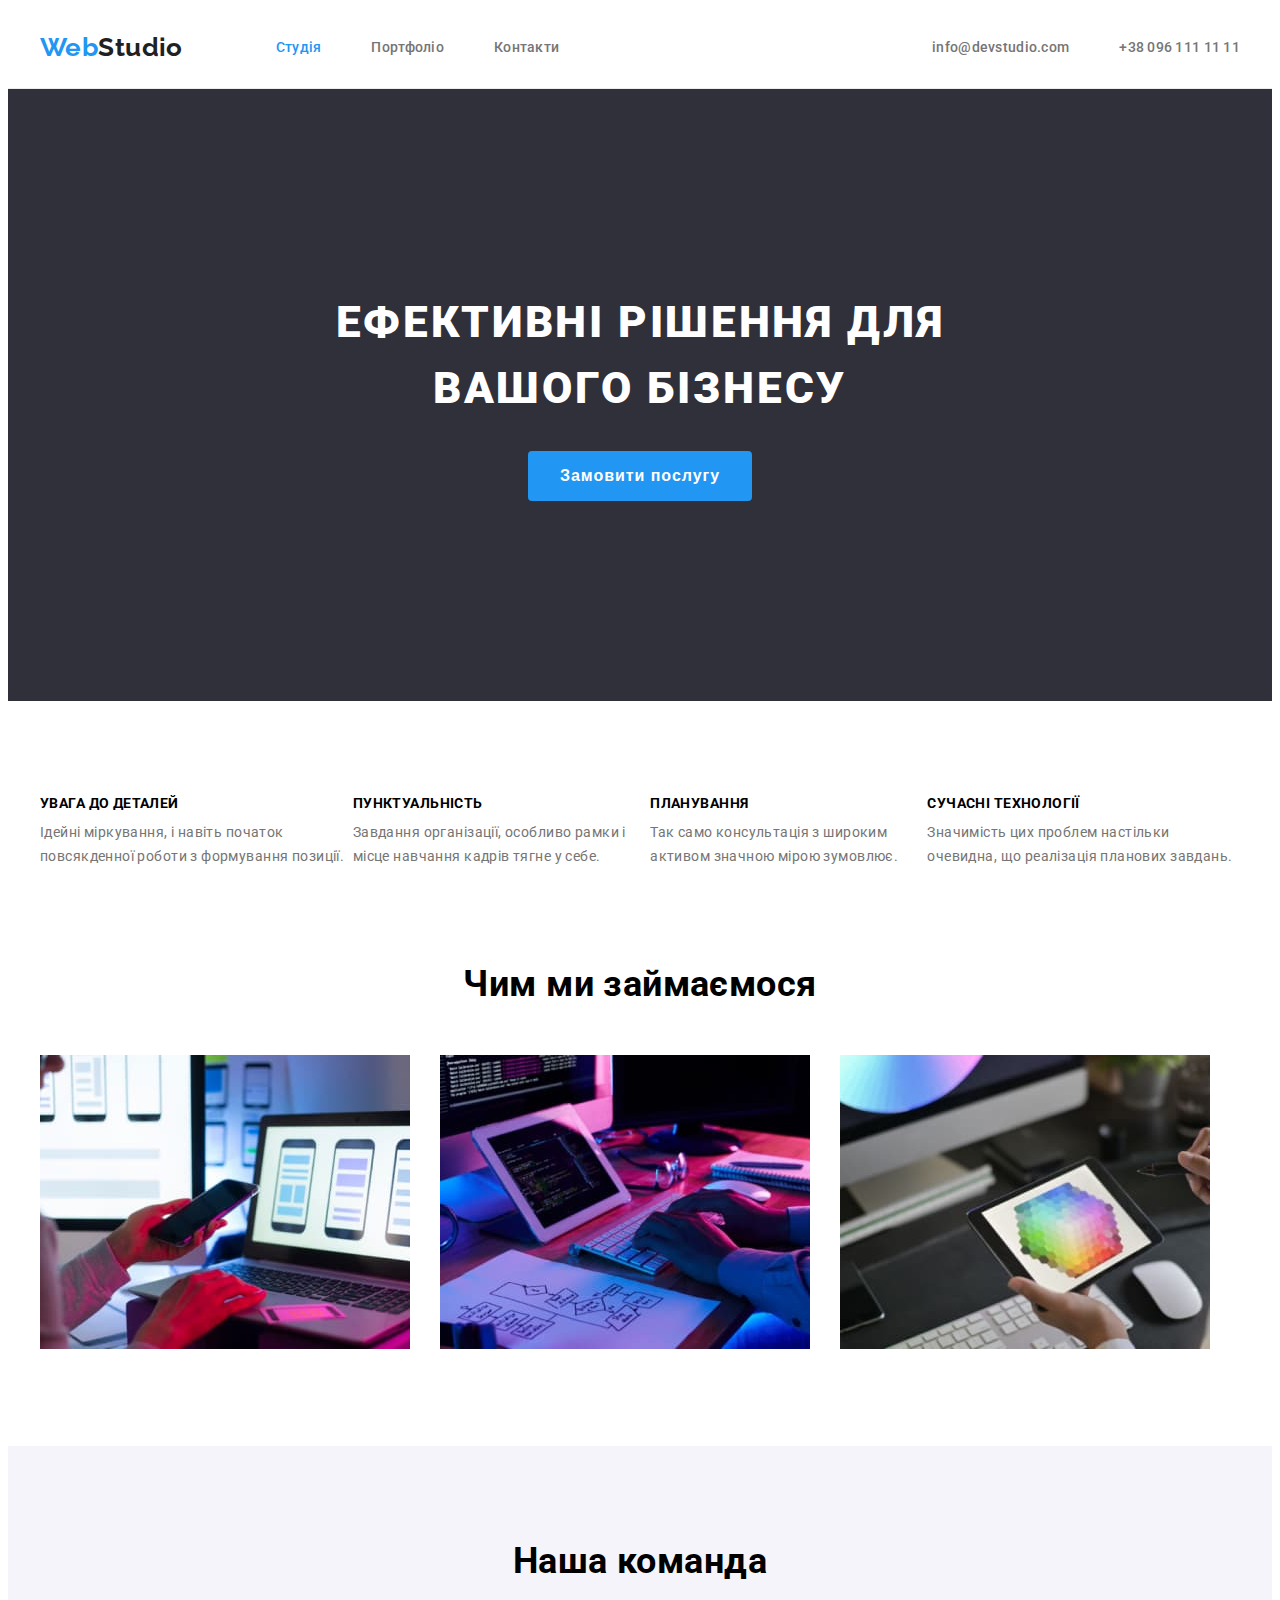
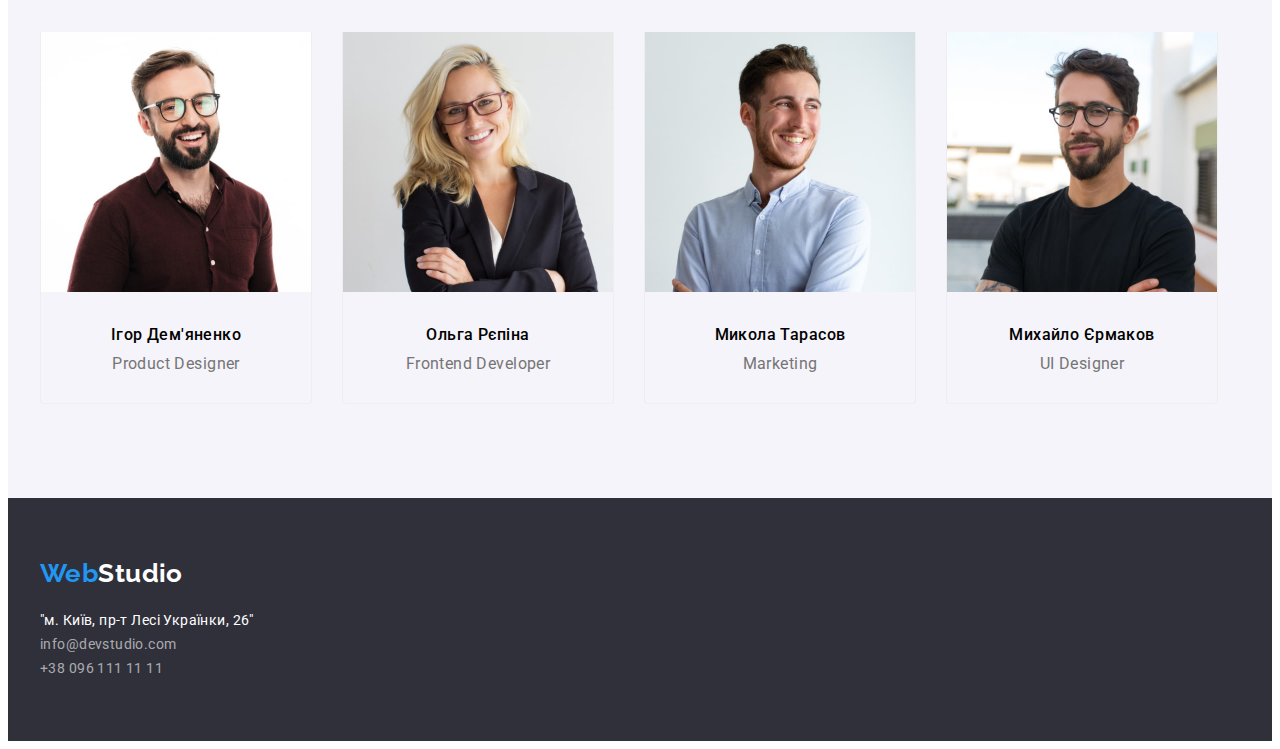
<file: index.html>
<!DOCTYPE html>
<html lang="uk">
<head>
    <meta charset="UTF-8">
    <meta http-equiv="X-UA-Compatible" content="IE=edge">
    <meta name="viewport" content="width=device-width, initial-scale=1.0">
    <title>Document</title>
    <link rel="preconnect" href="https://fonts.googleapis.com">
    <link rel="preconnect" href="https://fonts.gstatic.com" crossorigin>
    <link 
        href="https://fonts.googleapis.com/css2?family=Raleway:wght@700&family=Roboto:wght@400;500;700;900&display=swap" 
        rel="stylesheet">
    <link 
        rel="stylesheet" 
        href="https://cdnjs.cloudflare.com/ajax/libs/modern-normalize/1.1.0/modern-normalize.min.css" 
        integrity="sha512-wpPYUAdjBVSE4KJnH1VR1HeZfpl1ub8YT/NKx4PuQ5NmX2tKuGu6U/JRp5y+Y8XG2tV+wKQpNHVUX03MfMFn9Q==" 
        crossorigin="anonymous" 
        referrerpolicy="no-referrer" />
    <link rel="stylesheet" href="./css/styles.css">
</head>
<body>
    <header class="header">
        <div class="container header-container">
            <a href="./index.html" class="nav-link"
            ><span class="web">Web</span>Studio</a>
            <nav>
                <ul class="header-nav">
                    <li><a class="header-nav-list" href="#">Студія</a></li>
                    <li><a class="header-nav-link uptitle" href="./portfolio.html">Портфоліо</a></li>
                    <li><a class="header-nav-link uptitle" href="#">Контакти</a></li>
                </ul>
            </nav>
            <ul class="header-list">
               <li><a class="header-mail uptitle" href="mailto:">info@devstudio.com</a></li>
               <li><a class="header-contact uptitle" href="tel:+380961111111">+38 096 111 11 11</a></li>
            </ul> 
        </div>
    </header>
    <main class="hero">
        <section class="hero-section">
            <div class="container">
                <h1 class="hero-section-title">Ефективні рішення для вашого бізнесу</h1>
                <button class="hero-section-btn" type="button">Замовити послугу</button>
            </div>
        </section>
        <section class="section">
            <div class="container">
                <h2 hidden> Особливості</h2>
                <ul class="section-title">
                    <li class="section-subtitle">
                        <h3 class="section-subtitle-lead">УВАГА ДО ДЕТАЛЕЙ</h3>
                        <p class="section-subtitle-text">Ідейні міркування, і навіть початок повсякденної роботи з формування позиції.</p>
                    </li>
                    <li>
                        <h3 class="section-subtitle-lead">ПУНКТУАЛЬНІСТЬ</h3>
                        <p class="section-subtitle-text">Завдання організації, особливо рамки і місце навчання кадрів тягне у себе.</p>
                    </li>
                    <li>
                        <h3 class="section-subtitle-lead">ПЛАНУВАННЯ</h3>
                        <p class="section-subtitle-text">Так само консультація з широким активом значною мірою зумовлює.</p>
                    </li>
                    <li>
                        <h3 class="section-subtitle-lead">СУЧАСНІ ТЕХНОЛОГІЇ</h3>
                        <p class="section-subtitle-text">Значимість цих проблем настільки очевидна, що реалізація планових завдань.</p>
                    </li> 
                </ul>
            </div>
        </section>
        <section class="images section">
            <div class="container">
                <h2 class="images-title">Чим ми займаємося</h2>
                <ul class="images-list">
                    <li class="images-item"><img src="./images/img.jpg" width="370" height="294" alt="картинка1"></li>
                    <li class="images-item"><img src="./images/img1.jpg" width="370" height="294" alt="картинка2"></li>
                    <li class="images-item"><img src="./images/img2.jpg" width="370" height="294" alt="картинка3"></li>   
                </ul>
            </div>
        </section>
        <section class="team section">
            <div class="container">
                <h2 class="images-title">Наша команда</h2>
                <ul class="team-subtitle">
                    <li class="team-list">
                        <img class="images-item" src="./images/teamcard1.jpg" width="270" height="260" alt="картинка1">
                        <div class="our-team">
                            <h3 class="team-subject">Ігор Дем'яненко</h3>
                            <p class="team-item">Product Designer</p>
                        </div>                      
                    </li>
                    <li class="team-list">
                        <img class="images-item" src="./images/teamcard2.jpg" width="270" height="260" alt="картинка2">
                        <div class="our-team">
                            <h3 class="team-subject">Ольга Рєпіна</h3>
                            <p class="team-item">Frontend Developer</p>
                        </div>                        
                    </li>
                    <li class="team-list">
                        <img class="images-item" src="./images/teamcard3.jpg" width="270" height="260" alt="картинка3">
                        <div class="our-team">
                            <h3 class="team-subject">Микола Тарасов</h3>
                            <p class="team-item">Marketing</p>
                        </div>                        
                    </li>
                    <li class="team-list">
                        <img class="images-item" src="./images/teamcard4.jpg" width="270" height="260" alt="картинка4">
                        <div class="our-team">
                            <h3 class="team-subject">Михайло Єрмаков</h3>
                            <p class="team-item">UI Designer</p>
                        </div>
                    </li>
                </ul>
            </div>
        </section>
    </main>
    <footer class="footer">
        <div class="container">
            <a class="footer-link" href=" WebStudio"> 
            <span class="web">Web</span>Studio</a></a>
            <address class="address">
                <ul class="address-title">
                    <li><a class="address-subtitle" href="м.Київ,пр-тЛесіУкраїнки,26">"м. Київ, пр-т Лесі Українки, 26"</a></li>  
                    <li><a class="address-mail" href="mailto:">info@devstudio.com</a></li> 
                    <li><a class="address-list" href="tel:+380961111111">+38 096 111 11 11</a></li> 
                </ul>
            </address>
        </div>
    </footer>
</body>
</html>
</file>
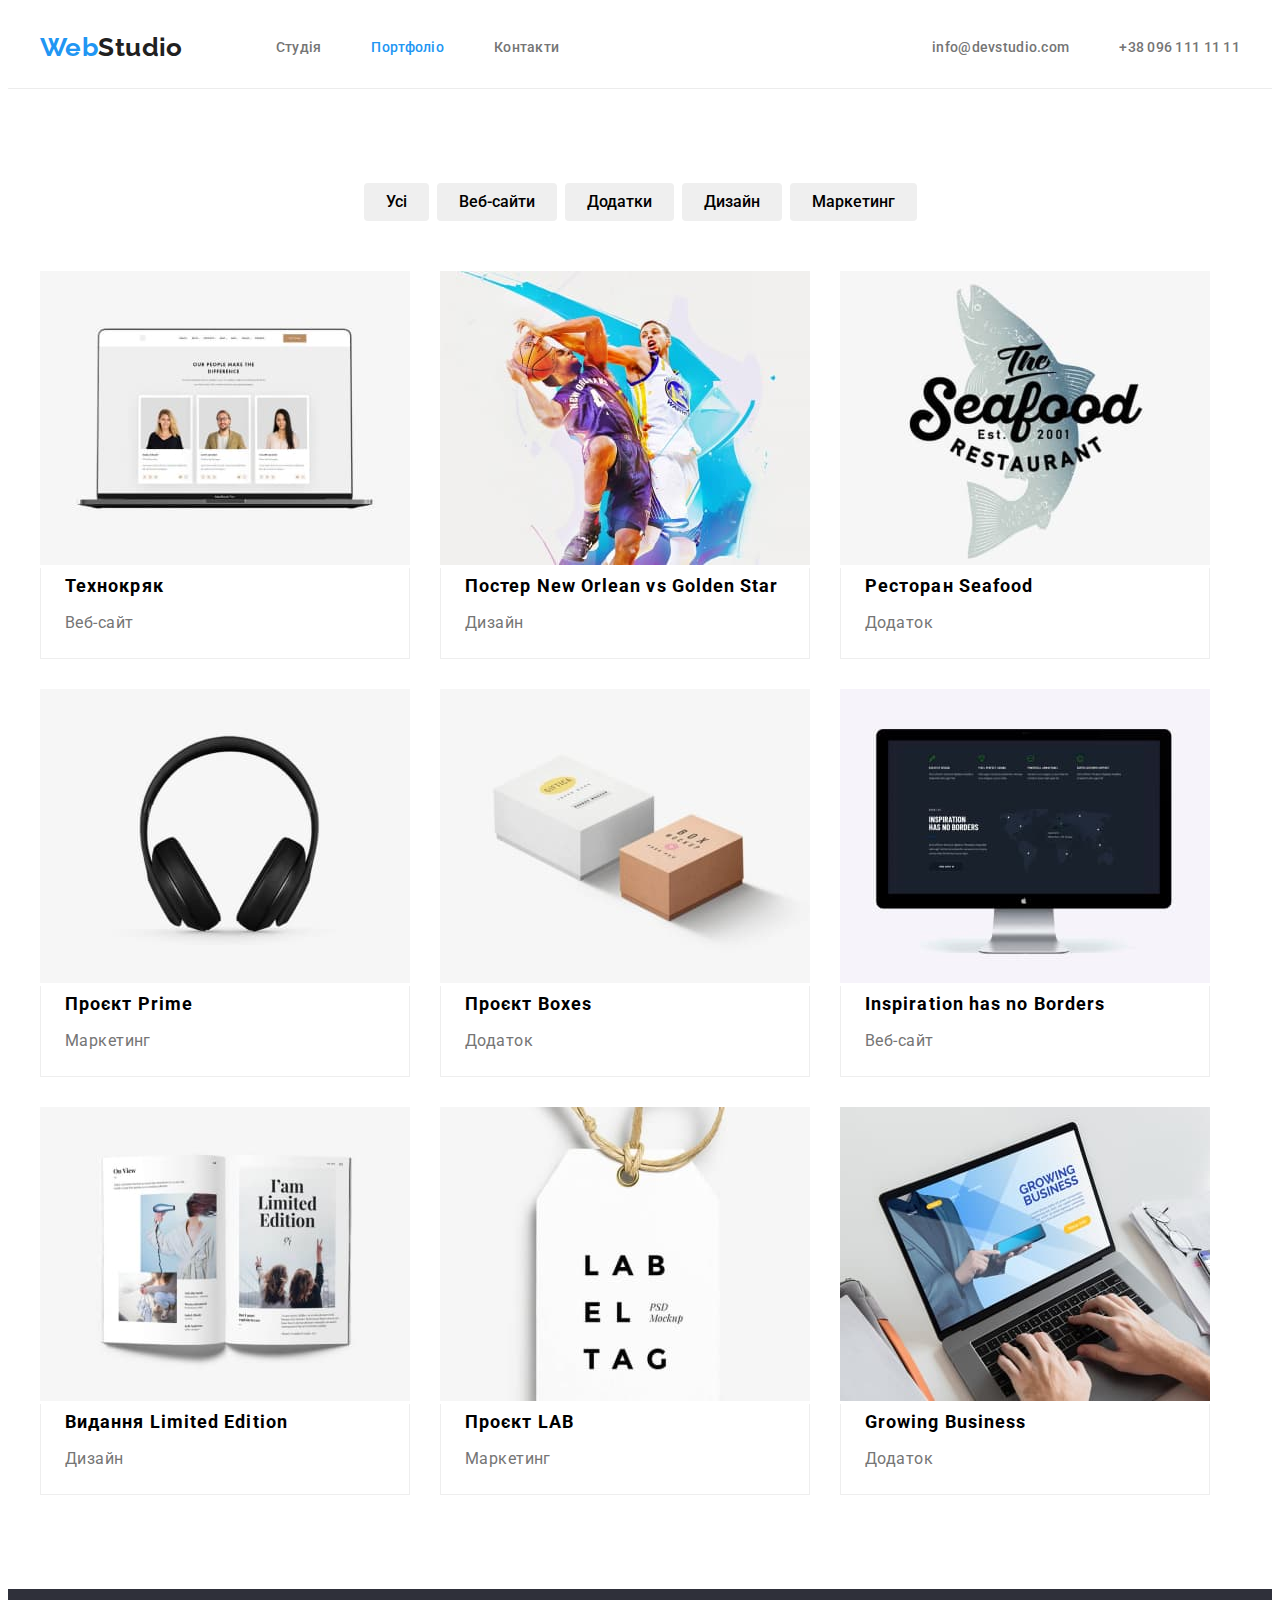
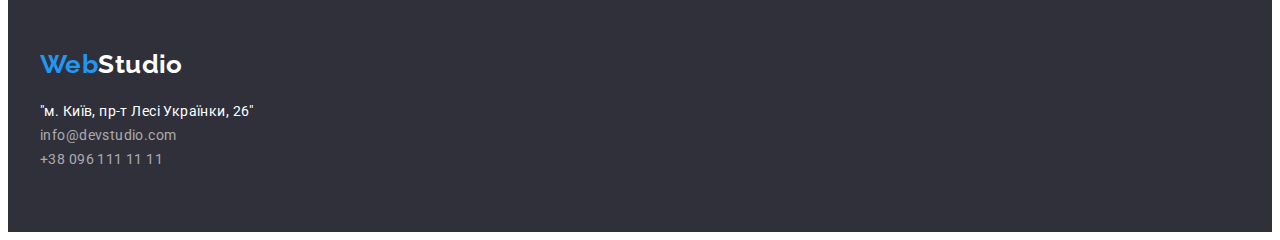
<file: portfolio.html>
<!DOCTYPE html>
<html lang="uk">
<head>
    <meta charset="UTF-8">
    <meta http-equiv="X-UA-Compatible" content="IE=edge">
    <meta name="viewport" content="width=device-width, initial-scale=1.0">
    <title>Document</title>
    <link rel="preconnect" href="https://fonts.googleapis.com">
    <link rel="preconnect" href="https://fonts.gstatic.com" crossorigin>
    <link
        href="https://fonts.googleapis.com/css2?family=Raleway:wght@700&family=Roboto:wght@400;500;700;900&display=swap"
        rel="stylesheet">
    <link rel="stylesheet" 
        href="https://cdnjs.cloudflare.com/ajax/libs/modern-normalize/1.1.0/modern-normalize.min.css" 
        integrity="sha512-wpPYUAdjBVSE4KJnH1VR1HeZfpl1ub8YT/NKx4PuQ5NmX2tKuGu6U/JRp5y+Y8XG2tV+wKQpNHVUX03MfMFn9Q==" 
        crossorigin="anonymous" 
        referrerpolicy="no-referrer" />
    <link rel="stylesheet" href="./css/styles.css">
    
</head>
<body>
    <header class="header">
        <div class="container header-container">
            <a href="./index.html" class="nav-link">
            <span class="web">Web</span>Studio</a>
            <nav>    
                <ul class="header-nav">
                    <li><a class="header-nav-link uptitle" href="./index.html">Студія</a></li>
                    <li><a class="header-nav-list" href="#">Портфоліо</a></li>
                    <li><a class="header-nav-link uptitle" href="#">Контакти</a></li>
                </ul>
            </nav>
            <ul class="header-list">
                <li><a class="header-mail uptitle" href="mailto:">info@devstudio.com</a></li>
                <li><a class="header-contact uptitle" href="tel:+380961111111">+38 096 111 11 11</a></li>
            </ul>
        </div>
    </header>
    <main> 
        <section class="button section">
            <div class="container">
                <h1 hidden>кнопки картки</h1>
                <ul class="button-title">
                    <li >
                        <button class="button-list" type="button">Усі</button>
                    </li>
                    <li>
                        <button class="button-list" type="button">Веб-сайти</button>
                    </li>
                    <li>
                        <button class="button-list" type="button">Додатки</button>
                    </li>
                    <li>
                        <button class="button-list" type="button">Дизайн</button>
                    </li>
                    <li>
                        <button class="button-list" type="button">Маркетинг</button>
                    </li>
                </ul>
                <ul class="work-title">
                    <li>
                        <a class="work-pic" href="#"><img src="./images/img5.jpg" width="370" height="294" alt="картинка5"></a>
                        <div class="work-link">  
                            <h3 class="work-subtitle" >Технокряк</h3>
                            <p class="work-list">Веб-сайт</p>
                        </div>
                    </li>
                    <li>
                        <a class="work-pic" href="#"><img src="./images/img6.jpg" width="370" height="294" alt="картинка6"></a>
                        <div class="work-link">
                            <h3 class="work-subtitle" >Постер New Orlean vs Golden Star</h3>
                            <p class="work-list">Дизайн</p>
                        </div>
                    </li>
                    <li>
                        <a class="work-pic" href="#"><img src="./images/img7.jpg" width="370" height="294" alt="картинка7"></a>
                        <div class="work-link">
                            <h3 class="work-subtitle" >Ресторан Seafood</h3>
                            <p class="work-list">Додаток</p>
                        </div>
                    </li>
                    <li>
                        <a class="work-pic" href="#"><img src="./images/img8.jpg" width="370" height="294" alt="картинка8"></a>
                        <div class="work-link">
                            <h3 class="work-subtitle" >Проєкт Prime</h3>
                            <p class="work-list">Маркетинг</p>
                        </div>
                    </li>
                    <li>
                        <a class="work-pic" href="#"><img src="./images/img9.jpg" width="370" height="294" alt="картинка9"></a>
                        <div class="work-link">
                            <h3 class="work-subtitle" >Проєкт Boxes</h3>
                            <p class="work-list">Додаток</p>
                        </div>
                    </li>
                    <li>
                        <a class="work-pic" href="#"><img src="./images/img10.jpg" width="370" height="294" alt="картинка10"></a>
                        <div class="work-link">
                            <h3 class="work-subtitle" >Inspiration has no Borders</h3>
                            <p class="work-list">Веб-сайт</p>
                        </div>
                    </li>
                    <li>
                        <a class="work-pic" href="#"><img src="./images/img11.jpg" width="370" height="294" alt="картинка11"></a>
                        <div class="work-link">
                            <h3 class="work-subtitle" >Видання Limited Edition</h3>
                            <p class="work-list">Дизайн</p>
                        </div>
                    </li>
                    <li>
                        <a class="work-pic" href="#"><img src="./images/img12.jpg" width="370" height="294" alt="картинка12"></a>
                        <div class="work-link">
                            <h3 class="work-subtitle" >Проєкт LAB</h3>
                            <p class="work-list">Маркетинг</p>
                        </div>
                    </li>
                    <li>
                        <a class="pic" href="#"><img src="./images/img13.jpg" width="370" height="294" alt="картинка13"></a>
                        <div class="work-link">
                            <h3 class="work-subtitle" >Growing Business</h3>
                            <p class="work-list">Додаток</p>
                        </div>
                    </li>
                </ul>
            </div>
        </section>
    </main>
    <footer class="footer">
        <div class="container">
        <a class="footer-link" href=" WebStudio">
        <span class="web">Web</span>Studio</a></a>
        <address class="address">
            <ul class="address-title">
                <li><a class="address-subtitle" href="м.Київ,пр-тЛесіУкраїнки,26">"м. Київ, пр-т Лесі Українки, 26"</a></li>
                <li><a class="address-list" href="mailto:">info@devstudio.com</a></li>
                <li><a class="address-list" href="tel:+380961111111">+38 096 111 11 11</a></li>
            </ul>
        </address>
    </div>
    </footer>
</body>
</file>
<file: css/styles.css>
body {
  font-family: "Roboto", sans-serif;
  font-size: 14px;
  letter-spacing: 0.03em;
  background-color: #FFFFFF;
}
:root {
  --color-blue: #2196f3;
  --color-gray: #757575;
  --color-blak: #212121;
  --color-white: #ffffff;
}
h1,
h2,
h3,
h4,
h5,
h6,
p {
  margin: 0;
}
ul {
  list-style: none;
  margin: 0;
  padding: 0;
}

.container {
  width:1200px;
  padding-left: 15px;
  padding-right: 15px;
  margin: 0 auto;
}

.header {
  padding-top: 24px;
  padding-bottom: 25px;
  border-bottom: 1px solid #ECECEC;
}

.header a {
  text-decoration: none;
}
.header-container {
  display: flex;
  align-items: center;
}

.header-nav-list{
  font-style: normal;
  font-weight: 500;
  line-height: 1.1428;
  letter-spacing: 0.02em;
  color: var(--color-blue);
}

.nav-link {
  font-family: "Raleway";
  font-weight: 700;
  font-size: 26px;
  line-height: 1.1923;
  margin-right: 93px;
 color: var(--color-blak);
}

.header-nav-link:hover,
.header-nav-link:focus {
}

.header-mail:focus,
.header-mail:hover { 
}

.header-contact:focus,
.header-contact:hover {
}

.header-nav {
  list-style: none;
  display: flex;
  gap: 50px;
}

.uptitle {
  font-style: normal;
  font-weight: 500;
  line-height: 1.1428;
  letter-spacing: 0.02em;
  color: var(--color-gray)
}

.web {
  color: var(--color-blue);
}

.header-list {
  list-style: none;
  display: flex;
  margin-left: auto;
}

.header-contact {
  margin-left: 50px;
  color: var(--color-gray);
}

.hero-section {
 background: #2f303a;
 padding-top: 200px;
 padding-bottom: 200px;
 text-align: center;
}

.hero-section-title {
  font-weight: 900;
  font-size: 44px;
  line-height: 1.5;
  text-align: center;
  letter-spacing: 0.06em;
  text-transform: uppercase;
  color:var(--color-white);
  max-width: 696px;
  margin: 0 auto;
  margin-bottom: 30px;
}

.hero-section-btn {
  font-weight: 700;
  font-size: 16px;
  line-height: 1.875;
  display: flex;
  align-items: center;
  text-align: center;
  letter-spacing: 0.06em;
  cursor: pointer;
  border: none;
  background-color: var(--color-blue);
  color: var(--color-white);
  margin: 0 auto;
  border-radius: 4px;
  padding: 10px 32px;
}

.section {
 padding-top: 94px;
 padding-bottom: 94px;
}
.images {
  padding-top: 0px;
 
}

.section-title {
  list-style: none;
  display: flex;

}

.section-subtitle-lead {
  font-size: 14px;
  font-weight: 700;
  line-height: 1.1428;
  text-transform: uppercase;
  margin-bottom: 10px;
}
.section-subtitle-text {
  line-height: 1.7142;
  color: var(--color-gray);
}

.images-title {
  font-weight: 700;
  font-size: 36px;
  line-height: 1.1666;
  text-align: center;
  margin-bottom: 50px;
 }

.images-list {
  list-style: none;
  display: flex;
  gap: 30px;
  max-height: 100%;
  height: auto;
}

.team-subtitle {
  list-style: none;
  display: flex;
  gap: 30px;
}

.team-list {
  border-left: 1px solid #EEEEEE;
  border-bottom: 1px solid #EEEEEE;
  border-right: 1px solid #EEEEEE;
  border-radius: 0px 0px 4px 4px;
}

.team-subject {
  font-weight: 500;
  font-size: 16px;
  line-height: 1.1875;
  text-align: center;

}
.team {
  background: #F5F4FA;
}
.our-team {
  padding-top: 30px;
  padding-bottom: 30px;
}
.team-item {
  font-size: 16px;
  line-height: 1.1875;
  text-align: center;
  color: var(--color-gray);
  margin-top: 10px;
}

.footer {
 background: #2f303a;
 padding-top: 60px;
 padding-bottom: 60px;
 }

.footer-link {
  text-decoration: none;
  font-family: "Raleway";
  font-weight: 700;
  font-size: 26px;
  line-height: 1.1923;
  color: var(--color-white)
}

.address-title {
  list-style: none;
  margin-top: 20px;
}

.address-subtitle {
  line-height: 1.7142;
  text-decoration: none;
  color: var(--color-white)
}
.address-mail {
  text-decoration: none;
  font-style: normal;
  line-height: 1.7142;
  color: rgba(255, 255, 255, 0.6);
}
.address-list {
  text-decoration: none;
  font-style: normal;
  line-height: 1.7142;
  color: rgba(255, 255, 255, 0.6);
}


.address-subtitle:hover,
.address-subtitle:focus {
  color: var(--color-blue);
}

.address-list:focus {

}
.button-title {
  list-style: none;
  display: flex;
  justify-content: center;
  gap: 8px;
  margin-bottom: 50px;
}

.button-list:hover,
.button-list:focus {
  background-color: var(--color-blue);
  color: var(--color-white);
}

.button-list {
  font-family: inherit;
  font-weight: 500;
  font-size: 16px;
  line-height: 1.625;
  text-align: center;
  border: none;
  border-radius: 4px;
  cursor: pointer;
  padding: 6px 22px;
}

.work-title {
 display: flex;
 flex-wrap: wrap;
 gap: 30px;
}
.work-pic {
  display: block;
}
.work-link {
  border-left: 1px solid #EEEEEE;
  border-bottom: 1px solid #EEEEEE;
  border-right: 1px solid #EEEEEE;
  padding-left: 24px;
  padding-right: 24px;
  padding-bottom: 20px;
} 


.work-link {
  display: block;
}

.work-subtitle {
  letter-spacing: 0.06em;
  font-weight: 700;
  font-size: 18px;
  line-height: 2;
  margin-bottom: 4px;
}

.work-list {
  font-size: 16px;
  line-height: 1.875;
  color: var(--color-gray);
}

.address-subtitle {
  font-style: normal;
}
</file>
